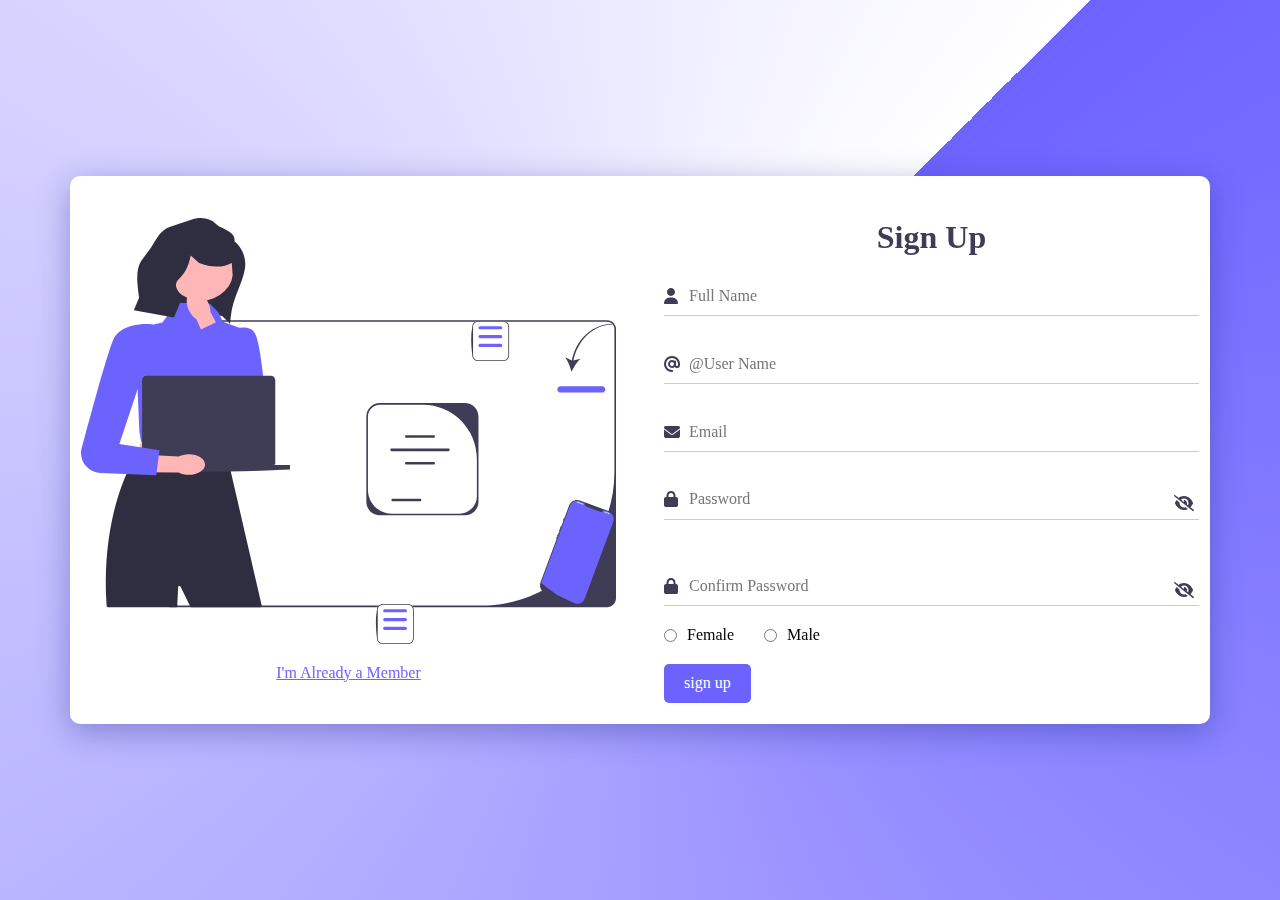
<file: index.html>
<!DOCTYPE html>
<html lang="en">
  <head>
    <meta charset="UTF-8" />
    <meta name="viewport" content="width=device-width, initial-scale=1.0" />
    <link rel="stylesheet" href="css/normalize.css" />
    <link rel="stylesheet" href="css/all.min.css" />
    <link rel="stylesheet" href="css/index.css" />
    <link rel="shortcut icon" href="" type="image/x-icon" />
    <title>sign up</title>
  </head>
  <body>
    <div class="container">
      <div class="app">
        <div class="image">
          <img src="imges/undraw_working_remotely_re_6b3a.svg" alt="" />
          <a  href="signin.html">I'm Already a Member</a>
        </div>
        <form class="sign-up-form">
          <h1>Sign Up</h1>
          <div>
            <i class="fas fa-user"></i>
            <input class="full-name" type="text" placeholder="Full Name" />
            <span class="name-massege">Please ensure it doesn't empty</span>
          </div>
          <div>
            <i class="fas fa-at"></i>
            <input class="user-name" type="text" placeholder="@User Name" />
            <span class="user-massege">Use only lowercase letters for your username, within 3 to 16 characters.</span>
          </div>
          <div>
            <i class="fas fa-envelope"></i>
            <input class="email" type="text" placeholder="Email" />
            <span class="email-massege">Please ensure that the email address you provide is valid and correctly formatted</span>
          </div>

          <div>
            <i class="fas fa-lock"></i>
              <i class="fas fa-eye-slash show password-show"></i>
            <input class="password p-sh-handler" type="password" placeholder="Password" />
            <span class="password-massege">
              Make sure your password: - Is at least 8 characters long. - Has a
              lowercase and an uppercase letter. - Includes a number (digit) and
              a special symbol.
            </span>
          </div>
          <div class="con-password">
            <i class="fas fa-lock "></i>
            <i class="fas fa-eye-slash show password-show"></i>
            <input
              class="cpassword p-sh-handler"
              type="password"
              placeholder="Confirm Password"
            />
            <span class="cm cpassword-massege-not-matched"><i class="fas fa-exclamation-circle"></i> not matched</span>
            <span class="cm cpassword-massege-matched "><i class="fas fa-check-circle"></i> matched</span>
          </div>
          <div class="gander">
            <input type="radio" id="female" name="gender" />
            <label class="female" for="female">female</label>
            <input type="radio" id="male" name="gender" />
            <label for="male">male</label>
            <span class="gender-massege">Please select a gender.</span>
          </div>
          <div class="btn-massege">
            <a class="sign-up" href="signin.html">sign up</a>
            <span class="button-massege">Please fill in all required fields with valid data.</span>
          </div>
        </form>
      </div>
    </div>

    <script src="javascript/index.js"></script>
  </body>
</html>
</file>
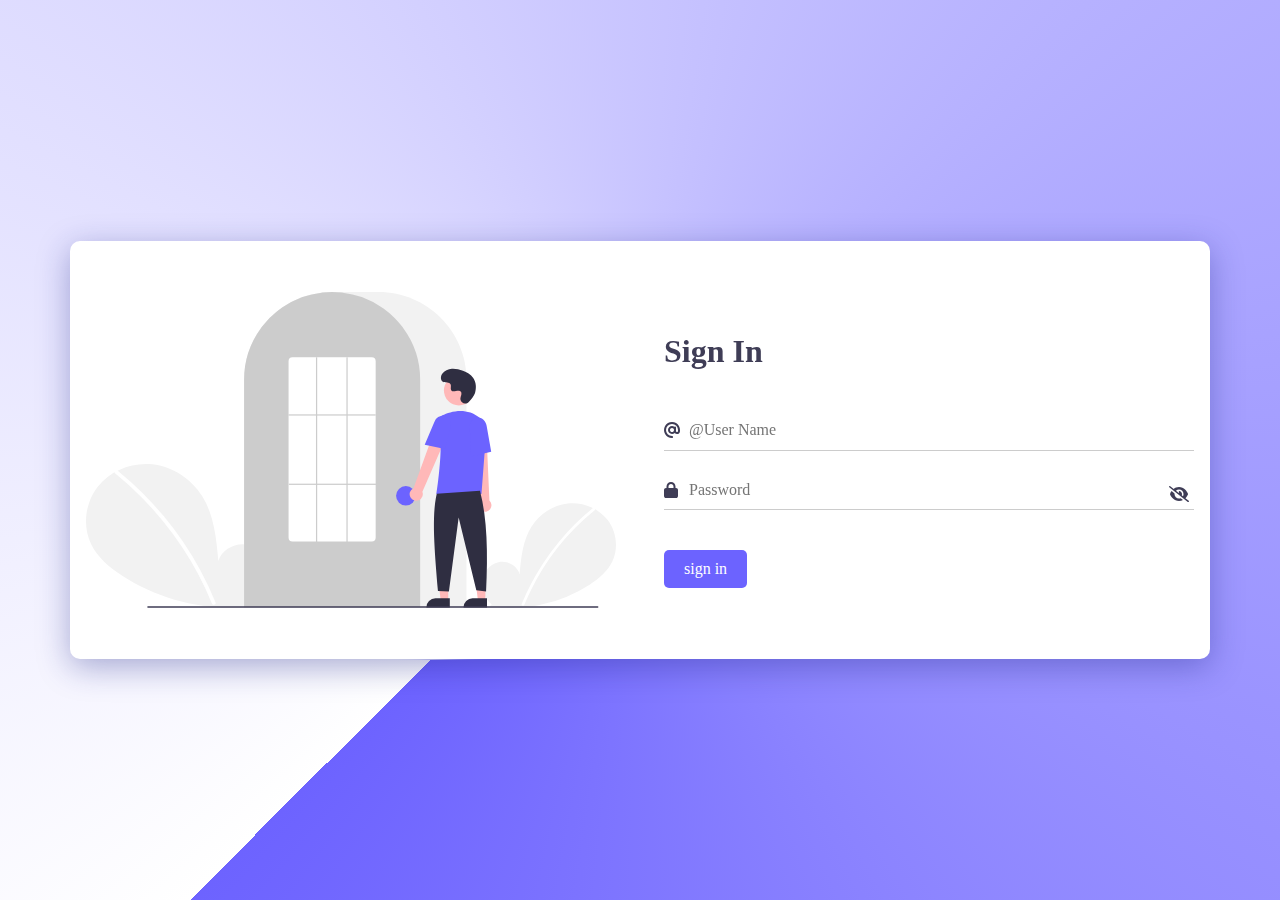
<file: signin.html>
<!DOCTYPE html>
<html lang="en">
  <head>
    <meta charset="UTF-8" />
    <meta name="viewport" content="width=device-width, initial-scale=1.0" />
    <link rel="stylesheet" href="css/normalize.css" />
    <link rel="stylesheet" href="css/all.min.css" />
    <link rel="stylesheet" href="css/signin.css" />
    <link rel="shortcut icon" href="" type="image/x-icon" />
    <title>sign In</title>
  </head>
  <body>
    <div class="container">
      <div class="app">
        <div class="image">
          <img src="imges/undraw_login_re_4vu2.svg" alt="" />
          <!-- <a href="signin.html">I'm Already a Member</a> -->
        </div>
        <form class="sign-in-form">
          <h1>Sign in</h1>
          <div>
            <i class="fas fa-at"></i>
            <input class="user-name" type="text" placeholder="@User Name" />
          </div>

          <div>
            <i class="fas fa-lock"></i>
            <i class="fas fa-eye-slash show password-show"></i>
            <input
              class="password p-sh-handler"
              type="password"
              placeholder="Password"
            />
          </div>

          <div class="btn-massege">
            <button class="sign-in">sign in</button>
            <span class="button-massege">couldn't locate your account</span>
          </div>
        </form>
        <div class="welcome">
          <img src="imges/undraw_welcome_cats_thqn.svg" alt="" />
          <h1>back<span class="w-name"></span></h1>
        </div>
      </div>
    </div>
    <script src="javascript/signin.js"></script>
  </body>
</html>
</file>
<file: css/index.css>
* {
      margin: 0;
      padding: 0;
      box-sizing: border-box;
  }

  body {
      background: #6D63FF;
      background: conic-gradient(from 45deg, #6D63FF, #FFFFFF);
      min-height: 100vh;
      display: flex;
      align-items: center;
      justify-content: center;
  }

  /* Start  Container */
  .container {
      padding-left: 15px;
      padding-right: 15px;
      margin-left: auto;
      margin-right: auto;
      /*  */
      /* height: 100vh; */


  }

  /*small*/
  @media (max-width: 767px) {
      .container {
          width: 100%;
          /* margin-top: 20px;
          margin-bottom: 20px; */
      }

  }

  @media (min-width: 768px) {
      .container {
          width: 750px;
      }

  }

  /*Medium*/
  @media (min-width: 992px) {
      .container {
          width: 750px;
      }
  }

  /*Large*/
  @media (min-width: 1200px) {
      .container {
          width: 1170px;
      }
  }

  /* End  Container */
  /*  */
  .container .app {
      padding: 10px;
      display: flex;
      align-items: center;
      justify-content: center;
      gap: 3rem;
      background: rgba(255, 255, 255, 1);
      box-shadow: 0 8px 32px 0 rgba(31, 38, 135, 0.37);
      backdrop-filter: blur(20px);
      -webkit-backdrop-filter: blur(20px);
      border-radius: 10px;
      border: 1px solid rgba(255, 255, 255, 0.18);
      margin-top: 20px;
      margin-bottom: 20px;
      padding: 20px 10px;
  }


  @media (max-width:991px) {
      .container .app {
          flex-direction: column-reverse;

      }
  }

  /*  */
  /* Start image */
  .container .app .image {
      display: flex;
      flex-direction: column;
      width: 50%;
      gap: 20px;
      align-items: center;
  }

  @media (max-width:991px) {
      .container .app .image {
          /* display: none; */
      }
  }


  .container .image img {
      max-width: 100%;
  }

  @media (max-width:991px) {
      .container .app .image img {
          display: none;
      }
  }

  .container .image a {
      color: #6C63FF;
      transition: all .3s ease-in-out;
  }

  .container .image a:hover {
      color: #ADA9BB;
  }

  /* End image */

  /* Start Form */
  .container .sign-up-form {
      width: 50%;
      display: flex;
      flex-direction: column;
  }

  @media (max-width:991px) {
      .container .sign-up-form {
        width: 80%;
        /* text-align: center; */
    

      }
  }

  .container .sign-up-form div:not(.gander) {
      position: relative;
      display: flex;
      flex-direction: column;
      gap: 10px;
  }

  .container .sign-up-form h1 {
      color: #3F3D56;
      text-align: center;
  }



  .container .sign-up-form div>i {
      position: absolute;
      top: 11px;
      color: #3F3D56;
  }

  .container .sign-up-form div .password-show {
      position: absolute;
      right: 0;
      cursor: pointer;
      width: 31px;
      padding: 4px;
      height: 26px;
      text-align: center;
  }

  .container .sign-up-form div input {
      border: none;
      border-bottom: 1px solid #ccc;
      padding: 10px 25px;
  }

  .container .sign-up-form div input.active {
      border-bottom: 1px solid #B00003;

  }

  .container .sign-up-form div input.active::placeholder {
      color: #B00003;
  }

  .container .sign-up-form div input:focus {
      outline: none;
  }

  .container .sign-up-form div span:not(.cm) {
      /* color: #B00003; */
      /* display: none; */
      visibility: hidden;
  }
  @media (max-width: 767px) {
    .container .sign-up-form .email-massege{
        display: none;
    }
    .container .sign-up-form .email-massege.active{
        display: initial;
    }
    .container .sign-up-form .email,
    .container .sign-up-form .password {
        margin-bottom: 20px;
    }
    .container .sign-up-form div span.password-massege{
        display: none;
      }
      .container .sign-up-form div span.password-massege.active{
        display: initial;
      }
  }


  .container .sign-up-form div span:not(.cm).active {
      color: #B00003;
      visibility: initial;
      /* display: initial; */
  }

  .container .sign-up-form .con-password span {
      display: none;
  }

  .container .sign-up-form .con-password span.matched {
      color: #008B6D;
      display: block;
  }

  .container .sign-up-form .con-password span.not-matched {
      display: block;
      color: #B00003;
  }

  .container .sign-up-form .gander {
      margin: 20px 0;
      display: flex;
      align-items: center;
      flex-wrap: wrap;
  }
  @media (max-width: 576px) {
    .container .sign-up-form .gander{
        justify-content: center; 
     }
    
  }
  .container .sign-up-form .gander label {
      cursor: pointer;
      user-select: none;
      padding: 0 10px;
      text-transform: capitalize;
  }

  .container .sign-up-form .gander input {
      accent-color: #3F3D56;
  }

  .container .sign-up-form .gander .female {
      margin-right: 20px;
  }
@media (max-width: 576px) {
    .container .sign-up-form .gander .gender-massege{
        margin-top: 10px;
    }
}


  .container .sign-up-form a {
      text-decoration: none;
      background-color: #6C63FF;
      border: none;
      color: white;
      width: fit-content;
      padding: 10px 20px;
      border-radius: 5px;
      cursor: pointer;
      transition: all .3s ease-in-out;
  }
  @media (max-width: 767px) {
    .container .sign-up-form a{
      width: 100%;
      text-align: center;
    }
  }

  .container .sign-up-form a:hover {
      background-color: #ADA9BB;
      color: #FFFFFF;
  }

  .container .sign-up-form .sign-up.disabled {
      background-color: #B00003;
      cursor: not-allowed;
  }

  .container .sign-up-form .btn-massege {
      display: flex;
      flex-direction: row !important;
      align-items: center;
      gap: 10px;
      /* justify-content: spa; */
  }

  @media (max-width:767px) {
      .container .sign-up-form .btn-massege {
          flex-direction: column !important;
          /* align-items: start; */

      }
  }

  .container .sign-up-form .button-massege {
      visibility: hidden;

      /* color: re; */
  }

  @media (max-width: 767px) {
    .container .sign-up-form .button-massege{
        margin-top: 20px;
    }
  }
  .container .sign-up-form .button-massege.active {
      visibility: initial;
  }

  /* End Form */
</file>
<file: css/signin.css>
* {
    margin: 0;
    padding: 0;
    box-sizing: border-box;
}

body {
    background: #FFFFFF;
    background: conic-gradient(from 225deg, #FFFFFF, #6D63FF);
    min-height: 100vh;
    display: flex;
    align-items: center;
    justify-content: center;
}

/* Start  Container */
.container {
    padding-left: 15px;
    padding-right: 15px;
    margin-left: auto;
    margin-right: auto;
}

/*small*/
@media (max-width: 767px) {
    .container {
        width: 100%;
    }

}

@media (min-width: 768px) {
    .container {
        width: 750px;
    }

}

/*Medium*/
@media (min-width: 992px) {
    .container {
        width: 750px;
    }
}

/*Large*/
@media (min-width: 1200px) {
    .container {
        width: 1170px;
    }
}

/* End  Container */

/*Start sign in   */
.container .app {
    padding: 50px 15px;
    display: flex;
    align-items: center;
    justify-content: center;
    gap: 3rem;
    background: rgba(255, 255, 255, 1);
    box-shadow: 0 8px 32px 0 rgba(31, 38, 135, 0.37);
    backdrop-filter: blur(20px);
    -webkit-backdrop-filter: blur(20px);
    border-radius: 10px;
    border: 1px solid rgba(255, 255, 255, 0.18);
}

@media (max-width:991px) {
    .container .app {
        flex-direction: column;
        text-align: center;
    }
}

/* start image */
.container .image {
    display: flex;
    flex-direction: column;
    width: 50%;
    gap: 20px;
    align-items: center;
}

@media (max-width:991px) {
    .container .image {
        /* display: none; */
    }
}

.container .image.not-active {
    display: none;
}

.container .image img {
    /* max-width: 100%; */
    width: 100%;
}

.container .image a {
    color: #6C63FF;
}

/* End image */

/* Start Form */

.container .app .sign-in-form {
    width: 50%;
    display: flex;
    flex-direction: column;
    gap: 20px;
}

@media (max-width:991px) {
    .container .app .sign-in-form {
        width: 80%;
    }
}

.container .app .sign-in-form.not-active {
    display: none;
}

.container .app .sign-in-form h1 {
    color: #3F3D56;
    text-transform: capitalize;
}

.container .app .sign-in-form div {
    position: relative;
    display: flex;
    flex-direction: column;
}

.container .app .sign-in-form div>i {
    position: absolute;
    top: 11px;
    color: #3F3D56;
}

.container .app .sign-in-form div .password-show {
    position: absolute;
    right: 0;
    cursor: pointer;
    width: 31px;
    /* background-color: red; */
    padding: 4px;
    height: 26px;
    text-align: center;
}

.container .app .sign-in-form div input {
    border: none;
    border-bottom: 1px solid #ccc;
    padding: 10px 25px;
}

/* يرجى الانباه */
/* .container .app .sign-in-form div input.active {
    border-bottom: 1px solid red;

}

.container .app .sign-in-form div input.active::placeholder {
    color: red;
} */
/* يرجى الانباه */

.container .app .sign-in-form div input:focus {
    outline: none;
}

.container .app .sign-in-form button {
    /* display: inline; */
    background-color: #6C63FF;
    border: none;
    color: white;
    width: fit-content;
    padding: 10px 20px;
    border-radius: 5px;
    cursor: pointer;
    transition: all .3s ease-in-out;
}

.container .app .sign-in-form button:hover {
    background-color: #ADA9BB;
    color: #FFFFFF;
}

@media (max-width: 767px) {
    .container .app .sign-in-form button {
        width: 100%;
    }
}

.container .app .sign-in-form .btn-massege {
    display: flex;
    flex-direction: row !important;
    align-items: center;
    margin-top: 20px;
    gap: 20px;
}

@media (max-width: 767px) {
    .container .app .sign-in-form .btn-massege {
        flex-direction: column !important;
        /* width: 100%; */
    }
}


.container .app .sign-in-form .btn-massege .button-massege {
    visibility: hidden;
    color: #B00003;
    font-size: 17px;
    font-weight: bold;
}

.container .app .sign-in-form .btn-massege .button-massege.active {
    visibility: initial;

}

/* End Form */
/* Start  welcome */
.container .app .welcome {
    display: none;
    width: 100%;
}

.container .app .welcome.active {
    display: flex;
    align-items: center;
    flex-direction: column;
    gap: 20px;
}

.container .app .welcome img {
    /* max-width: 100%; */
    max-width: 50%;
}

@media (max-width: 767px) {
    .container .app .welcome img {
        max-width: 100%;

    }
}

.container .app .welcome h1 {
    text-transform: capitalize;
    color: #6C63FF;
}

.container .app .welcome h1 span {
    color: #3F3D56;
}

/* End  welcome */

/*End sign in   */
</file>
